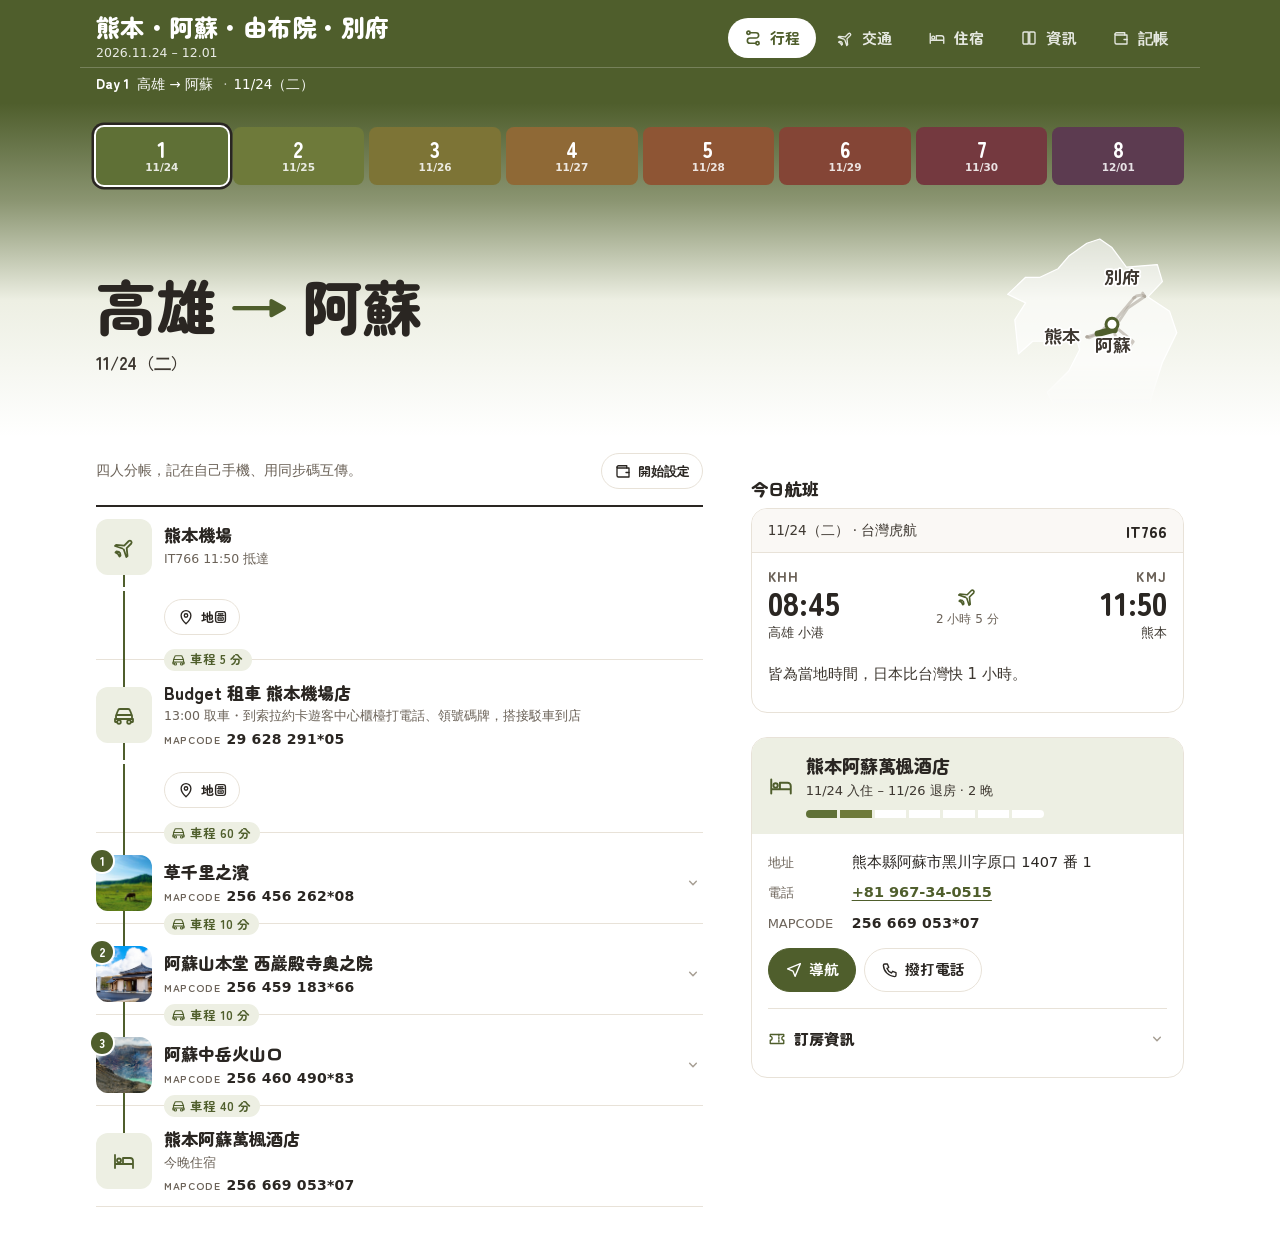
<file: index.html>
<!doctype html>
<html lang="zh-Hant-TW">
<head>
<meta charset="utf-8">
<meta name="viewport" content="width=device-width, initial-scale=1, viewport-fit=cover">
<title>熊本・阿蘇・由布院・別府 2026.11</title>
<meta name="apple-mobile-web-app-title" content="熊本之旅">
<meta name="description" content="2026/11/24–12/01 九州自駕八日行程：熊本、阿蘇、高千穗、湯布院、別府。">
<meta name="theme-color" content="#4F5E2C">
<link rel="manifest" href="manifest.webmanifest">
<link rel="icon" href="icon-180.png" type="image/png">
<link rel="apple-touch-icon" href="icon-180.png">
<link rel="preload" href="fonts/zenmaru-900.woff" as="font" type="font/woff" crossorigin>
<link rel="stylesheet" href="css/style.css">
</head>
<body>

<svg width="0" height="0" style="position:absolute" aria-hidden="true">
  <defs>
    <symbol id="i-plane" viewBox="0 0 24 24"><path d="M10.5 13.5 3 11l1.2-1.2 8 .8 4.6-4.6a1.8 1.8 0 0 1 2.5 2.5l-4.6 4.6.8 8L14.3 22l-2.5-7.5"/><path d="M7 17l-2.5-.5L3.5 17.5 6 19l1.5 2.5 1-1L8 18"/></symbol>
    <symbol id="i-car" viewBox="0 0 24 24"><path d="M4 16v-3.5L6 7.5A2 2 0 0 1 7.9 6h8.2A2 2 0 0 1 18 7.5l2 5V16"/><path d="M3 16h18v2.5a.5.5 0 0 1-.5.5H19M5 19H3.5a.5.5 0 0 1-.5-.5V16"/><circle cx="7" cy="19" r="1.8"/><circle cx="17" cy="19" r="1.8"/><path d="M5 12h14"/></symbol>
    <symbol id="i-walk" viewBox="0 0 24 24"><circle cx="13" cy="4.5" r="1.8"/><path d="m9 21 2.5-6.5L14 17v4"/><path d="M11.5 14.5 12.5 9l-3 1.5L8 13.5"/><path d="m12.5 9 2 3 3 1"/></symbol>
    <symbol id="i-bed" viewBox="0 0 24 24"><path d="M3 6v13M3 15h18v4M21 15v-3a3 3 0 0 0-3-3h-7v6"/><circle cx="7" cy="11.5" r="2"/></symbol>
    <symbol id="i-phone" viewBox="0 0 24 24"><path d="M5 4h3.5l1.8 4.5-2.3 1.4a11 11 0 0 0 6.1 6.1l1.4-2.3 4.5 1.8V19a1.8 1.8 0 0 1-1.8 1.8A16 16 0 0 1 3.2 5.8 1.8 1.8 0 0 1 5 4"/></symbol>
    <symbol id="i-pin" viewBox="0 0 24 24"><path d="M12 21s-6.5-6-6.5-11a6.5 6.5 0 0 1 13 0c0 5-6.5 11-6.5 11z"/><circle cx="12" cy="10" r="2.3"/></symbol>
    <symbol id="i-nav" viewBox="0 0 24 24"><path d="M20.5 3.5 3.5 10.6l7.1 2.8 2.8 7.1z"/></symbol>
    <symbol id="i-route" viewBox="0 0 24 24"><circle cx="6" cy="5" r="2.2"/><circle cx="18" cy="19" r="2.2"/><path d="M8.2 5H16a3.5 3.5 0 0 1 0 7H8a3.5 3.5 0 0 0 0 7h7.8"/></symbol>
    <symbol id="i-ticket" viewBox="0 0 24 24"><path d="M3 8.5V6h18v2.5a2.5 2.5 0 0 0 0 5V18H3v-4.5a2.5 2.5 0 0 0 0-5z"/><path d="M14.5 6v12" stroke-dasharray="2 2"/></symbol>
    <symbol id="i-book" viewBox="0 0 24 24"><path d="M4 5.5A1.5 1.5 0 0 1 5.5 4H11v16H5.5A1.5 1.5 0 0 1 4 18.5zM20 5.5A1.5 1.5 0 0 0 18.5 4H13v16h5.5a1.5 1.5 0 0 0 1.5-1.5z"/></symbol>
    <symbol id="i-chev" viewBox="0 0 24 24"><path d="m8 10 4 4 4-4"/></symbol>
    <symbol id="i-check" viewBox="0 0 24 24"><path d="m5 12.5 4.5 4.5L19 7.5"/></symbol>
    <symbol id="i-wallet" viewBox="0 0 24 24"><path d="M4 7a2 2 0 0 1 2-2h11v3"/><path d="M4 7v11a2 2 0 0 0 2 2h14V8H6a2 2 0 0 1-2-1"/><path d="M16 14h4"/></symbol>
    <symbol id="i-plus" viewBox="0 0 24 24"><path d="M12 5v14M5 12h14"/></symbol>
    <symbol id="i-share" viewBox="0 0 24 24"><path d="M12 15V4M8 8l4-4 4 4"/><path d="M5 12v7.5h14V12"/></symbol>
    <symbol id="i-offline" viewBox="0 0 24 24"><path d="M3 3l18 18M8.5 16.5a5 5 0 0 1 7 0M5 13a10 10 0 0 1 4.2-2.4M12 8.5a13 13 0 0 1 9 3.5M2 9.5a15 15 0 0 1 3.3-2.2"/><circle cx="12" cy="20" r=".6"/></symbol>
  </defs>
</svg>

<a class="skip" href="#main">跳到主要內容</a>

<header class="mast">
  <div class="mast__inner">
    <div class="mast__title">
      <h1 class="mast__name">熊本・阿蘇・由布院・別府</h1>
      <p class="mast__dates num">2026.11.24 – 12.01</p>
    </div>
    <nav class="tabs" aria-label="主要分頁">
      <a class="tabs__item" href="#trip" data-tab="trip"><svg class="ic"><use href="#i-route"/></svg><span>行程</span></a>
      <a class="tabs__item" href="#transport" data-tab="transport"><svg class="ic"><use href="#i-plane"/></svg><span>交通</span></a>
      <a class="tabs__item" href="#stay" data-tab="stay"><svg class="ic"><use href="#i-bed"/></svg><span>住宿</span></a>
      <a class="tabs__item" href="#info" data-tab="info"><svg class="ic"><use href="#i-book"/></svg><span>資訊</span></a>
      <a class="tabs__item" href="#ledger" data-tab="ledger"><svg class="ic"><use href="#i-wallet"/></svg><span>記帳</span></a>
    </nav>
  </div>
  <div class="guide" aria-live="polite">
    <div class="guide__inner">
      <p class="guide__words" id="guide"></p>
      <p class="guide__net" id="net" hidden><svg class="ic"><use href="#i-offline"/></svg><span id="net-text">離線中</span></p>
    </div>
  </div>
</header>

<main id="main">
  <section class="view" id="view-trip" data-view="trip" aria-label="行程"></section>
  <section class="view" id="view-transport" data-view="transport" aria-label="交通" hidden></section>
  <section class="view" id="view-stay" data-view="stay" aria-label="住宿" hidden></section>
  <section class="view" id="view-info" data-view="info" aria-label="資訊" hidden></section>
  <section class="view" id="view-ledger" data-view="ledger" aria-label="記帳" hidden></section>
</main>

<footer class="foot">
  <p id="sw-status"></p>
</footer>

<script src="js/data.js"></script>
<script src="js/app.js"></script>
</body>
</html>
</file>
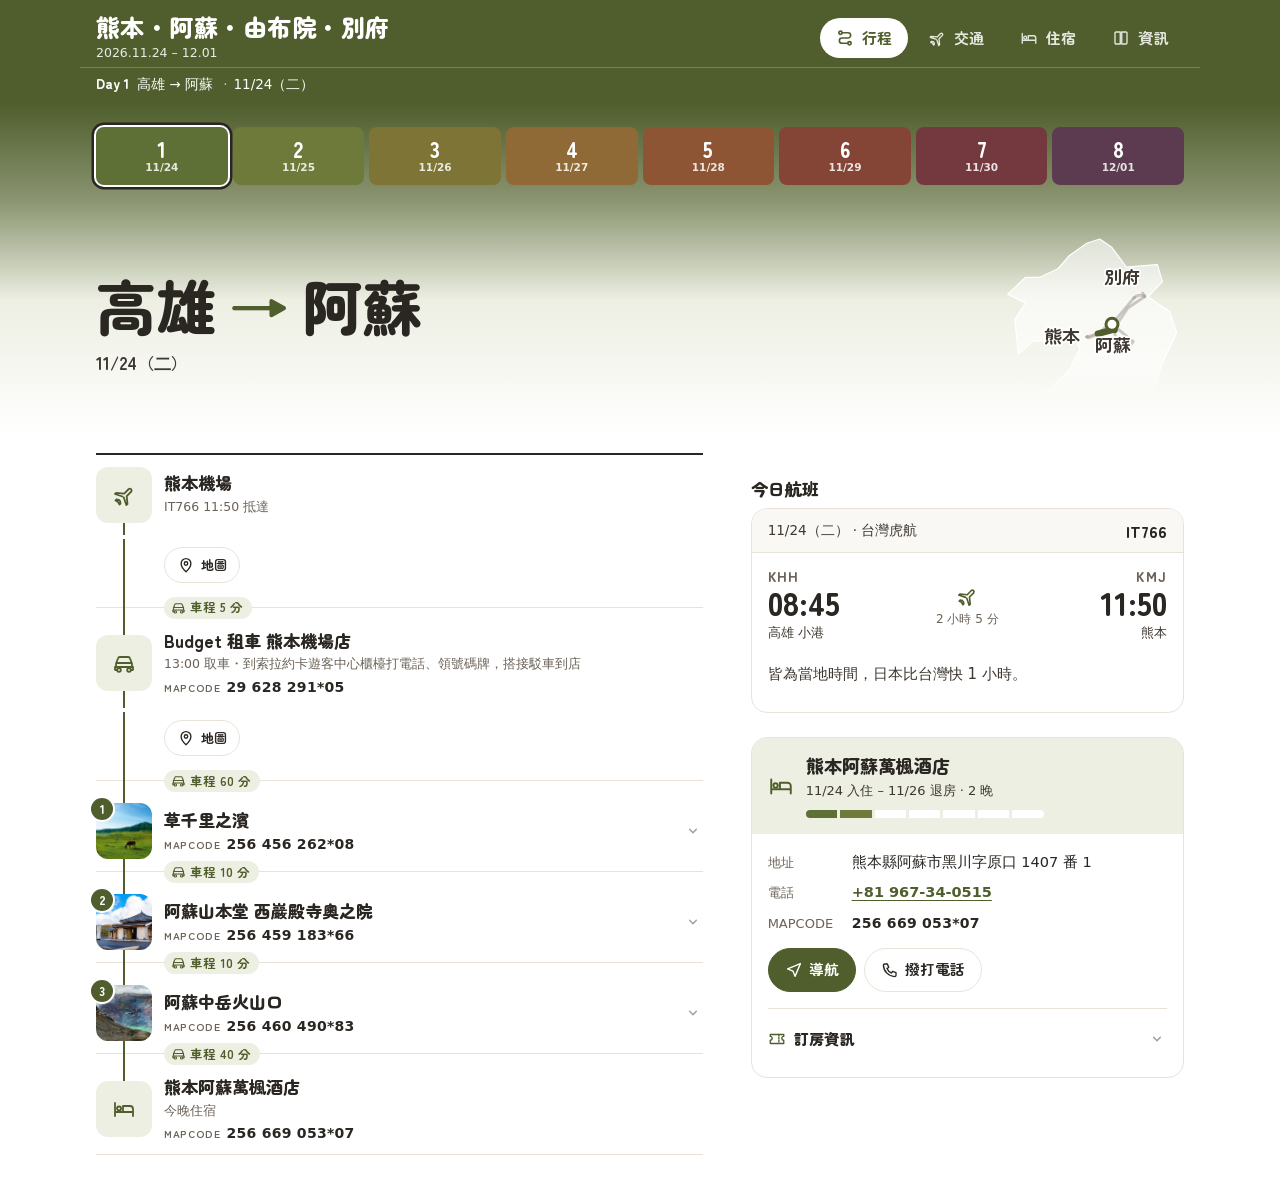
<file: lite.html>
<!doctype html>
<html lang="zh-Hant-TW" data-mode="lite">
<head>
<meta charset="utf-8">
<meta name="viewport" content="width=device-width, initial-scale=1, viewport-fit=cover">
<title>熊本・阿蘇・由布院・別府 2026.11</title>
<meta name="apple-mobile-web-app-title" content="熊本之旅">
<meta name="description" content="2026/11/24–12/01 九州自駕八日行程：熊本、阿蘇、高千穗、湯布院、別府。">
<meta name="theme-color" content="#4F5E2C">
<link rel="manifest" href="manifest-lite.webmanifest">
<link rel="icon" href="icon-180.png" type="image/png">
<link rel="apple-touch-icon" href="icon-180.png">
<link rel="preload" href="fonts/zenmaru-900.woff" as="font" type="font/woff" crossorigin>
<link rel="stylesheet" href="css/style.css">
</head>
<body>

<svg width="0" height="0" style="position:absolute" aria-hidden="true">
  <defs>
    <symbol id="i-plane" viewBox="0 0 24 24"><path d="M10.5 13.5 3 11l1.2-1.2 8 .8 4.6-4.6a1.8 1.8 0 0 1 2.5 2.5l-4.6 4.6.8 8L14.3 22l-2.5-7.5"/><path d="M7 17l-2.5-.5L3.5 17.5 6 19l1.5 2.5 1-1L8 18"/></symbol>
    <symbol id="i-car" viewBox="0 0 24 24"><path d="M4 16v-3.5L6 7.5A2 2 0 0 1 7.9 6h8.2A2 2 0 0 1 18 7.5l2 5V16"/><path d="M3 16h18v2.5a.5.5 0 0 1-.5.5H19M5 19H3.5a.5.5 0 0 1-.5-.5V16"/><circle cx="7" cy="19" r="1.8"/><circle cx="17" cy="19" r="1.8"/><path d="M5 12h14"/></symbol>
    <symbol id="i-walk" viewBox="0 0 24 24"><circle cx="13" cy="4.5" r="1.8"/><path d="m9 21 2.5-6.5L14 17v4"/><path d="M11.5 14.5 12.5 9l-3 1.5L8 13.5"/><path d="m12.5 9 2 3 3 1"/></symbol>
    <symbol id="i-bed" viewBox="0 0 24 24"><path d="M3 6v13M3 15h18v4M21 15v-3a3 3 0 0 0-3-3h-7v6"/><circle cx="7" cy="11.5" r="2"/></symbol>
    <symbol id="i-phone" viewBox="0 0 24 24"><path d="M5 4h3.5l1.8 4.5-2.3 1.4a11 11 0 0 0 6.1 6.1l1.4-2.3 4.5 1.8V19a1.8 1.8 0 0 1-1.8 1.8A16 16 0 0 1 3.2 5.8 1.8 1.8 0 0 1 5 4"/></symbol>
    <symbol id="i-pin" viewBox="0 0 24 24"><path d="M12 21s-6.5-6-6.5-11a6.5 6.5 0 0 1 13 0c0 5-6.5 11-6.5 11z"/><circle cx="12" cy="10" r="2.3"/></symbol>
    <symbol id="i-nav" viewBox="0 0 24 24"><path d="M20.5 3.5 3.5 10.6l7.1 2.8 2.8 7.1z"/></symbol>
    <symbol id="i-route" viewBox="0 0 24 24"><circle cx="6" cy="5" r="2.2"/><circle cx="18" cy="19" r="2.2"/><path d="M8.2 5H16a3.5 3.5 0 0 1 0 7H8a3.5 3.5 0 0 0 0 7h7.8"/></symbol>
    <symbol id="i-ticket" viewBox="0 0 24 24"><path d="M3 8.5V6h18v2.5a2.5 2.5 0 0 0 0 5V18H3v-4.5a2.5 2.5 0 0 0 0-5z"/><path d="M14.5 6v12" stroke-dasharray="2 2"/></symbol>
    <symbol id="i-book" viewBox="0 0 24 24"><path d="M4 5.5A1.5 1.5 0 0 1 5.5 4H11v16H5.5A1.5 1.5 0 0 1 4 18.5zM20 5.5A1.5 1.5 0 0 0 18.5 4H13v16h5.5a1.5 1.5 0 0 0 1.5-1.5z"/></symbol>
    <symbol id="i-chev" viewBox="0 0 24 24"><path d="m8 10 4 4 4-4"/></symbol>
    <symbol id="i-check" viewBox="0 0 24 24"><path d="m5 12.5 4.5 4.5L19 7.5"/></symbol>
    <symbol id="i-offline" viewBox="0 0 24 24"><path d="M3 3l18 18M8.5 16.5a5 5 0 0 1 7 0M5 13a10 10 0 0 1 4.2-2.4M12 8.5a13 13 0 0 1 9 3.5M2 9.5a15 15 0 0 1 3.3-2.2"/><circle cx="12" cy="20" r=".6"/></symbol>
  </defs>
</svg>

<a class="skip" href="#main">跳到主要內容</a>

<header class="mast">
  <div class="mast__inner">
    <div class="mast__title">
      <h1 class="mast__name">熊本・阿蘇・由布院・別府</h1>
      <p class="mast__dates num">2026.11.24 – 12.01</p>
    </div>
    <nav class="tabs" aria-label="主要分頁">
      <a class="tabs__item" href="#trip" data-tab="trip"><svg class="ic"><use href="#i-route"/></svg><span>行程</span></a>
      <a class="tabs__item" href="#transport" data-tab="transport"><svg class="ic"><use href="#i-plane"/></svg><span>交通</span></a>
      <a class="tabs__item" href="#stay" data-tab="stay"><svg class="ic"><use href="#i-bed"/></svg><span>住宿</span></a>
      <a class="tabs__item" href="#info" data-tab="info"><svg class="ic"><use href="#i-book"/></svg><span>資訊</span></a>
    </nav>
  </div>
  <div class="guide" aria-live="polite">
    <div class="guide__inner">
      <p class="guide__words" id="guide"></p>
      <p class="guide__net" id="net" hidden><svg class="ic"><use href="#i-offline"/></svg><span id="net-text">離線中</span></p>
    </div>
  </div>
</header>

<main id="main">
  <section class="view" id="view-trip" data-view="trip" aria-label="行程"></section>
  <section class="view" id="view-transport" data-view="transport" aria-label="交通" hidden></section>
  <section class="view" id="view-stay" data-view="stay" aria-label="住宿" hidden></section>
  <section class="view" id="view-info" data-view="info" aria-label="資訊" hidden></section>
  <section class="view" id="view-ledger" data-view="ledger" aria-label="記帳" hidden></section>
</main>

<footer class="foot">
  <p id="sw-status"></p>
</footer>

<script src="js/data.js"></script>
<script src="js/app.js"></script>
</body>
</html>
</file>
<file: css/style.css>
@font-face {
  font-family: "Zen Maru";
  src: url("../fonts/zenmaru-900.woff") format("woff");
  font-weight: 900;
  font-display: swap;
}
@font-face {
  font-family: "Zen Maru";
  src: url("../fonts/zenmaru-700.woff") format("woff");
  font-weight: 700;
  font-display: swap;
}

/* 圓體沒有的五個繁體字（嗎奶灶糕糰）由同字重的黑體補上 */
@font-face { font-family: "Zen Maru"; src: url("../fonts/fill-900.woff2") format("woff2"); font-weight: 900; unicode-range: U+55CE, U+5976, U+7076, U+7CD5, U+7CF0; font-display: swap; }
@font-face { font-family: "Zen Maru"; src: url("../fonts/fill-700.woff2") format("woff2"); font-weight: 700; unicode-range: U+55CE, U+5976, U+7076, U+7CD5, U+7CF0; font-display: swap; }

/* 註冊成顏色，換日時 --day 本身就能平滑過渡，漸層也跟著一起轉色 */
@property --day { syntax: "<color>"; inherits: true; initial-value: #4F5E2C; }
@property --day-soft { syntax: "<color>"; inherits: true; initial-value: #EDEFE3; }

:root {
  color-scheme: light;
  transition: --day .6s var(--ease), --day-soft .6s var(--ease);
  /* 暖灰階：所有中性色都從這一組來 */
  --white: #FFFFFF;
  --g-50: #FAF8F5;
  --g-100: #F3EFEA;
  --g-200: #E8E2D8;
  --g-400: #A79F94;
  --g-600: #6B6258;
  --g-800: #3E3831;
  --ink: #2A2622;

  /* 選中日的秋色（由 JS 依日期換上） */
  --day: #4F5E2C;
  --day-chip: #5F7036;
  --day-soft: #EDEFE3;

  --round: "Zen Maru", "Noto Sans TC", "PingFang TC", "Microsoft JhengHei", system-ui, sans-serif;
  --body: "Noto Sans TC", "PingFang TC", "Hiragino Sans", "Microsoft JhengHei", system-ui, sans-serif;

  --s1: 4px; --s2: 8px; --s3: 12px; --s4: 16px; --s5: 24px; --s6: 32px; --s7: 48px;
  --gutter: 16px;
  --max: 1120px;
  --tabbar: 62px;
  --r-sm: 8px; --r-md: 12px; --r-lg: 16px;
  --ease: cubic-bezier(.16, 1, .3, 1);
}

*, *::before, *::after { box-sizing: border-box; }
html { overflow-x: clip; -webkit-text-size-adjust: 100%; scroll-padding-top: 120px; scrollbar-color: var(--g-400) var(--g-100); }
body {
  margin: 0;
  background: var(--white);
  color: var(--ink);
  font: 400 16px/1.7 var(--body);
  caret-color: var(--day);
  padding-bottom: calc(var(--tabbar) + env(safe-area-inset-bottom));
}
::selection { background: var(--day-soft); color: var(--ink); }
img { display: block; max-width: 100%; height: auto; }
a { color: var(--day); text-underline-offset: .2em; text-decoration-thickness: 1px; }
:focus-visible { outline: 3px solid var(--ink); outline-offset: 2px; border-radius: 6px; }
p { max-width: 68ch; }
.num { font-variant-numeric: tabular-nums; }
.sr { position: absolute; width: 1px; height: 1px; overflow: hidden; clip: rect(0 0 0 0); white-space: nowrap; }
.ic { width: 20px; height: 20px; fill: none; stroke: currentColor; stroke-width: 1.8; stroke-linecap: round; stroke-linejoin: round; flex: none; }
.chev { width: 20px; height: 20px; color: var(--g-400); transition: transform .3s var(--ease); }
details[open] > summary .chev { transform: rotate(180deg); }
summary { list-style: none; cursor: pointer; }
summary::-webkit-details-marker { display: none; }

.skip { position: absolute; left: -999px; top: 8px; background: var(--ink); color: var(--white); padding: 8px 12px; z-index: 50; border-radius: var(--r-sm); }
.skip:focus { left: 8px; }

/* ── 頁首：整塊鋪上當日秋色 ─────────────── */
.mast { background: var(--day); color: var(--white); position: sticky; top: 0; z-index: 20; }
.mast__inner { max-width: var(--max); margin: 0 auto; padding: var(--s3) var(--gutter) var(--s1); display: flex; align-items: center; gap: var(--s5); }
.mast__title { min-width: 0; }
.mast__name { font: 900 clamp(19px, 5vw, 24px)/1.25 var(--round); margin: 0; letter-spacing: .02em; }
.mast__dates { margin: 0; font-size: 12.5px; opacity: .88; }

.guide { color: var(--white); }
.guide__inner { max-width: var(--max); margin: 0 auto; padding: 0 var(--gutter) var(--s2); min-height: 30px; display: flex; align-items: center; gap: var(--s3); border-top: 1px solid rgba(255,255,255,.22); padding-top: 6px; }
.guide__words { margin: 0; max-width: none; font-size: 13.5px; line-height: 1.5; flex: 1; min-width: 0; }
.guide__words b { font: 900 13.5px/1 var(--round); margin-right: 8px; }
.guide__words .sep { opacity: .65; margin: 0 6px; }
.guide__words .u { white-space: nowrap; }
.guide__net { margin: 0; display: flex; align-items: center; gap: 4px; font-size: 12.5px; font-weight: 700; background: rgba(0,0,0,.28); padding: 2px 8px; border-radius: 99px; }
.guide__net .ic { width: 15px; height: 15px; }

/* 分頁：手機在底部，寬螢幕在頁首 */
.tabs { position: fixed; left: 0; right: 0; bottom: 0; z-index: 30; display: grid; grid-auto-flow: column; grid-auto-columns: 1fr;
  background: var(--white); border-top: 1px solid var(--g-200); padding-bottom: env(safe-area-inset-bottom); }
.tabs__item { display: flex; flex-direction: column; align-items: center; justify-content: center; gap: 2px; height: var(--tabbar);
  color: var(--g-600); text-decoration: none; font: 700 12px/1.2 var(--round); }
.tabs__item .ic { width: 24px; height: 24px; }
.tabs__item[aria-current="page"] { color: var(--day); }
.tabs__item[aria-current="page"] .ic { stroke-width: 2.2; }

@media (min-width: 860px) {
  body { padding-bottom: 0; }
  .tabs { position: static; margin-left: auto; display: flex; gap: var(--s1); background: none; border: 0; padding: 0; }
  .tabs__item { flex-direction: row; height: 40px; padding: 0 var(--s4); color: var(--white); font-size: 15px; gap: var(--s2); border-radius: 99px; opacity: .85; }
  .tabs__item .ic { width: 18px; height: 18px; }
  .tabs__item:hover { opacity: 1; background: rgba(255,255,255,.14); }
  .tabs__item[aria-current="page"] { color: var(--day); background: var(--white); opacity: 1; }
}

main { max-width: var(--max); margin: 0 auto; padding: 0 var(--gutter); }
.view { padding: var(--s4) 0 var(--s7); }
[hidden] { display: none !important; }

.h-sec { font: 900 22px/1.3 var(--round); margin: var(--s7) 0 var(--s4); padding-bottom: var(--s2); border-bottom: 2px solid var(--ink); }
.h-sec:first-child { margin-top: var(--s3); }
.h-sub { font: 900 17px/1.4 var(--round); margin: 0 0 var(--s2); }

/* ── 色階日期鈕 ─────────────────────────── */
/* 日期鈕與當日標題共用一條由濃到淡的當日色漸層：從頁首的深色接下來，最後淡回白底。
   兩段左右都延伸到視窗邊緣，內容仍對齊 main 的欄寬；--mid 是兩段的交接色 */
#view-trip { padding-top: 0; --mid: color-mix(in srgb, var(--day) 62%, var(--day-soft)); }
.days { display: grid; grid-template-columns: repeat(8, minmax(0, 1fr)); gap: 5px;
  margin: 0 calc(50% - 50vw); padding: var(--s4) calc(50vw - 50%) var(--s3);
  background: linear-gradient(var(--day), var(--mid)); }
.days__btn { appearance: none; border: 0; background: var(--c); color: var(--ci); cursor: pointer; border-radius: var(--r-sm);
  min-height: 58px; padding: 6px 0 5px; display: flex; flex-direction: column; align-items: center; justify-content: center; gap: 1px; font: inherit; position: relative;
  transition: transform .25s var(--ease), box-shadow .25s var(--ease); }
.days__n { font: 900 21px/1 var(--round); }
.days__d { font-size: 10.5px; line-height: 1.2; font-weight: 700; opacity: .85; }
.days__btn:hover { transform: translateY(-2px); }
.days__btn[aria-selected="true"] { box-shadow: 0 0 0 2px var(--white), 0 0 0 4.5px var(--ink); }
.days__btn.is-today::after { content: "今天"; position: absolute; top: -7px; left: 50%; transform: translateX(-50%); font: 700 10px/1 var(--body); padding: 3px 5px; background: var(--ink); color: var(--white); border-radius: 99px; white-space: nowrap; }

/* ── 當日標題＋小地圖：接在日期鈕下方，漸層在這裡淡回白底 ── */
.dayhead { margin: 0 calc(50% - 50vw) var(--s4); padding: var(--s6) calc(50vw - 50%) var(--s5);
  background: linear-gradient(var(--mid), var(--day-soft) 42%, var(--white));
  display: grid; grid-template-columns: minmax(0, 1fr) 120px; gap: var(--s3); align-items: center; }
.dayhead__route { font: 900 clamp(32px, 9.6vw, 60px)/1.15 var(--round); margin: 0; letter-spacing: .01em; text-wrap: balance; }
.dayhead__route .pl { white-space: nowrap; }
.dayhead__route .arr { color: var(--day); margin: 0 .2em; font-weight: 700; }
.dayhead__meta { margin: var(--s2) 0 0; color: var(--g-800); font: 700 clamp(14px, 1.6vw, 17px)/1.4 var(--round); }

.minimap { width: 120px; height: auto; display: block; -webkit-mask-image: linear-gradient(to bottom, #000 72%, transparent); mask-image: linear-gradient(to bottom, #000 72%, transparent); }
/* 陸地用半透明白，在漸層上仍看得出輪廓；其他天的路段淡淡帶過，今天的路線是唯一的實線 */
.minimap__land { fill: rgba(255,255,255,.6); stroke: var(--white); stroke-width: 1; stroke-linejoin: round; }
.minimap__seg { fill: none; stroke: var(--g-400); stroke-width: 2.4; stroke-linecap: round; stroke-linejoin: round; opacity: .55; }
.minimap__seg.is-on { stroke: var(--day); stroke-width: 5.5; opacity: 1; }
.minimap__end { fill: var(--white); stroke: var(--day); stroke-width: 2.5; }
.minimap__labels { font: 700 15px var(--round); fill: var(--g-800); paint-order: stroke; stroke: var(--white); stroke-width: 3px; stroke-linejoin: round; }

@media (min-width: 600px) {
  .dayhead { grid-template-columns: minmax(0, 1fr) 170px; padding-block: var(--s7) var(--s6); }
  .minimap { width: 170px; }
}
@media (min-width: 960px) {
  .dayhead { grid-template-columns: minmax(0, 1fr) 180px; padding-block: var(--s6) var(--s5); }
  .days { padding-top: var(--s5); padding-bottom: var(--s4); }
  .dayhead__meta { margin-top: var(--s3); }
  .minimap { width: 180px; }
}

.daygrid { display: grid; grid-template-columns: minmax(0, 1fr); gap: var(--s6); }
@media (min-width: 960px) {
  .daygrid { grid-template-columns: minmax(0, 1.4fr) minmax(0, 1fr); gap: var(--s7); align-items: start; }
  .daygrid__aside { position: sticky; top: 112px; }
}

/* ── 景點清單 ───────────────────────────── */
.stops { list-style: none; margin: 0; padding: 0; border-top: 2px solid var(--ink); }
.stop { border-bottom: 1px solid var(--g-200); }
.stop { position: relative; }
.stop__head { position: relative; display: grid; grid-template-columns: 56px minmax(0, 1fr) auto; gap: var(--s3); align-items: center; padding: var(--s3) 0; min-height: 76px; }
.stop--leg .stop__head { padding-top: 22px; }
/* 路線脊線：一條日色直線穿過每一站的照片，把整天串成一條路 */
.stop__head::before, .actions--stop::before { content: ""; position: absolute; left: 27px; width: 2px; background: var(--day); }
.stop__head::before { top: 0; bottom: -1px; }
.stop:first-child .stop__head::before { top: 50%; }
.stop:last-child .stop__head::before { bottom: 50%; }
.stop:has(.actions--stop) .stop__head::before { bottom: 0; }
.actions--stop { position: relative; }
.actions--stop::before { left: calc(27px - 56px - var(--s3)); top: calc(var(--s2) * -1); bottom: calc(var(--s5) * -1 - 1px); }
.stop:last-child .actions--stop::before { display: none; }
/* 抵達這一站前的車程：掛在兩站交界、與景點名同一條對齊線 */
.stop__leg { position: absolute; z-index: 2; top: -11px; left: calc(56px + var(--s3)); display: inline-flex; align-items: center; gap: 4px; height: 22px; padding: 0 9px 0 7px;
  border-radius: 99px; background: var(--day-soft); color: var(--day); font: 700 12.5px/1 var(--round); white-space: nowrap; }
.stop__leg .ic { width: 15px; height: 15px; }
.stop__img { position: relative; z-index: 1; width: 56px; height: 56px; }
.stop__img img { width: 56px; height: 56px; object-fit: cover; border-radius: var(--r-md); }
.stop__img--icon { display: grid; place-items: center; border-radius: var(--r-md); background: var(--day-soft); color: var(--day); }
.stop__img--icon .ic { width: 24px; height: 24px; }
.stop__n { position: absolute; left: -5px; top: -5px; min-width: 22px; height: 22px; border-radius: 99px; background: var(--day); color: var(--white);
  font: 900 12px/22px var(--round); text-align: center; box-shadow: 0 0 0 2px var(--white); }
.stop__title { min-width: 0; }
.stop__name { display: block; font: 900 17px/1.35 var(--round); }
.stop__role { display: block; font-size: 12.5px; color: var(--g-600); margin-top: 1px; }
summary.stop__head:hover .stop__name { color: var(--day); }
/* 車用導航 MAPCODE：不用展開就看得到，數字等寬好對照輸入 */
.mc { display: flex; flex-wrap: wrap; align-items: baseline; column-gap: 6px; margin-top: 3px; line-height: 1.3; }
.mc__k { font: 700 10.5px/1.5 var(--round); letter-spacing: .06em; color: var(--g-600); }
.mc__v { font: 700 14px/1.3 var(--body); color: var(--ink); letter-spacing: .02em; white-space: nowrap; user-select: all; }
.subs .mc { margin-top: 4px; }
.actions--stop { margin: calc(var(--s2) * -1) 0 var(--s5) calc(56px + var(--s3)); }

.stop__detail { padding: 0 0 var(--s5); }
.stop__detail p { margin: 0 0 var(--s3); color: var(--g-800); font-size: 15.5px; line-height: 1.85; }
.photo { margin: 0 0 var(--s4); }
.photo img { width: 100%; max-height: 360px; object-fit: cover; border-radius: var(--r-lg); }
.pair { display: grid; grid-template-columns: 1fr 1fr; gap: var(--s2); margin: 0 0 var(--s4); }
.pair img { width: 100%; aspect-ratio: 4/3; object-fit: cover; border-radius: var(--r-md); }

.subs { list-style: none; padding: 0; margin: var(--s4) 0 0; display: grid; gap: var(--s4); }
.subs li { display: grid; grid-template-columns: 88px minmax(0, 1fr); column-gap: var(--s3); row-gap: var(--s2); align-items: center; padding: var(--s4); background: var(--g-50); border-radius: var(--r-md); }
.subs img { width: 88px; height: 66px; object-fit: cover; border-radius: var(--r-sm); }
.subs h4 { margin: 0; font: 900 16.5px/1.3 var(--round); display: flex; align-items: center; gap: 8px; }
.subs h4 b { display: inline-grid; place-items: center; width: 22px; height: 22px; border-radius: 99px; background: var(--day-soft); color: var(--day); font-size: 12px; flex: none; }
.subs p, .subs__act { grid-column: 1 / -1; }
.stop__detail .subs p { margin: 0; font-size: 14.5px; line-height: 1.8; }
@media (min-width: 600px) {
  .subs li { grid-template-columns: 120px minmax(0, 1fr); align-items: start; }
  .subs img { width: 120px; height: 90px; grid-row: 1 / span 3; }
  .subs p, .subs__act { grid-column: 2; }
}

.tt { width: 100%; border-collapse: collapse; font-size: 14.5px; margin: var(--s3) 0 var(--s4); }
.tt caption { text-align: left; font: 900 16px/1.4 var(--round); padding-bottom: var(--s2); }
.tt th { text-align: left; font-weight: 700; font-size: 12.5px; color: var(--g-600); padding: 6px 8px 6px 0; border-bottom: 2px solid var(--ink); }
.tt td { padding: 8px 8px 8px 0; border-bottom: 1px solid var(--g-200); vertical-align: top; color: var(--g-800); }
.tt td:first-child { color: var(--ink); font-weight: 700; white-space: nowrap; }

/* ── 按鈕 ───────────────────────────────── */
.actions { display: flex; flex-wrap: wrap; gap: var(--s2); margin-top: var(--s3); }
.btn { display: inline-flex; align-items: center; gap: 6px; min-height: 44px; padding: 0 16px; border-radius: 99px; text-decoration: none; font: 700 14.5px/1 var(--round);
  border: 1.5px solid var(--g-200); color: var(--ink); background: var(--white); cursor: pointer; transition: background-color .2s, border-color .2s, color .2s; }
.btn .ic { width: 18px; height: 18px; }
.btn:hover { border-color: var(--ink); }
.btn--day { background: var(--day); border-color: var(--day); color: var(--white); }
.btn--day:hover { background: var(--ink); border-color: var(--ink); }
.btn--sm { min-height: 36px; padding: 0 12px; font-size: 13px; }
.btn--quiet { color: var(--g-600); }

/* ── 住宿卡 ─────────────────────────────── */
.lodge { border: 1px solid var(--g-200); border-radius: var(--r-lg); background: var(--white); overflow: hidden; }
.lodge__head { display: flex; align-items: center; gap: var(--s3); padding: var(--s4); background: var(--day-soft); }
.lodge__head > .ic { width: 26px; height: 26px; color: var(--day); }
.lodge .lodge__name { font: 900 18px/1.3 var(--round); margin: 0; }
.lodge .lodge__nights { margin: 2px 0 0; font-size: 13px; color: var(--g-800); }
.lodge__head > div { flex: 1; min-width: 0; }
/* 住哪幾晚：全程 7 晚一條色階，住的那幾晚填上當天的日色，跟日期鈕同一條色階 */
.nights { display: grid; grid-template-columns: repeat(7, minmax(0, 1fr)); gap: 3px; max-width: 238px; height: 8px; margin-top: var(--s2); }
.nights i { background: var(--c, var(--white)); }
.nights i:first-child { border-radius: 99px 0 0 99px; }
.nights i:last-child { border-radius: 0 99px 99px 0; }
.lodge__body { padding: var(--s4); }
.lodge__desc { color: var(--g-800); font-size: 14.5px; line-height: 1.8; margin: var(--s4) 0 0; }
.facts { margin: 0; display: grid; gap: 6px; font-size: 14.5px; }
.facts__row { display: grid; grid-template-columns: 72px minmax(0, 1fr); gap: var(--s3); align-items: baseline; }
.facts dt { color: var(--g-600); font-size: 13px; }
.facts dd { margin: 0; overflow-wrap: anywhere; }
.facts a { font-weight: 700; }
.facts--grid { gap: 8px var(--s5); }
@media (min-width: 520px) { .facts--grid { grid-template-columns: 1fr 1fr; } }
.facts__row--wide { grid-column: 1 / -1; }
/* 備註輸入框；字級 16px 避免 iOS 點下去時自動放大 */
.note { display: block; width: 100%; min-height: 64px; padding: 8px 10px; resize: vertical; font: 400 16px/1.6 var(--body); color: var(--ink);
  background: var(--g-50); border: 1.5px dashed var(--g-400); border-radius: var(--r-sm); transition: border-color .2s, background-color .2s; }
.note::placeholder { color: var(--g-600); }
.note:hover { border-color: var(--g-600); }
.note:focus { outline: none; border-style: solid; border-color: var(--day); background: var(--white); }
.note__saved { display: block; min-height: 1.5em; margin-top: 2px; font-size: 12.5px; line-height: 1.5; color: var(--g-600); opacity: 0; transition: opacity .5s var(--ease); }
.note__saved.is-on { opacity: 1; transition-duration: .15s; }
.todo { display: inline-block; padding: 0 10px; border: 1.5px dashed var(--g-400); border-radius: 99px; color: var(--g-600); font-size: 12px; line-height: 1.75; font-weight: 700; }
.slot { margin-top: var(--s4); border-top: 1px solid var(--g-200); padding-top: var(--s2); }
.slot > summary { display: flex; align-items: center; gap: var(--s2); min-height: 44px; font: 900 15px/1.3 var(--round); }
.slot > summary .ic:first-child { width: 18px; height: 18px; color: var(--day); }
.slot > summary .chev { margin-left: auto; }
.slot .facts { padding: var(--s2) 0 var(--s1); }

.aside { margin-top: var(--s5); }
.aside + .lodge { margin-top: var(--s5); }
.aside p { color: var(--g-800); font-size: 15px; line-height: 1.85; margin: 0 0 var(--s3); }
.more > summary { display: inline-flex; align-items: center; gap: 4px; min-height: 44px; font: 700 15px/1 var(--round); color: var(--day); }

/* ── 交通 ───────────────────────────────── */
.flights { display: grid; gap: var(--s4); }
@media (min-width: 720px) { .flights { grid-template-columns: 1fr 1fr; } }
.flight { border: 1px solid var(--g-200); border-radius: var(--r-lg); background: var(--white); overflow: hidden; }
.flight__head { display: flex; justify-content: space-between; align-items: center; padding: 10px var(--s4); background: var(--g-50); border-bottom: 1px solid var(--g-200); font-size: 13.5px; color: var(--g-800); }
.flight__head b { font: 900 16px/1 var(--round); color: var(--ink); }
.flight__leg { display: grid; grid-template-columns: 1fr auto 1fr; align-items: center; padding: var(--s4); gap: var(--s3); }
.flight__pt { display: grid; gap: 2px; }
.flight__pt--end { text-align: right; }
.flight__code { font: 900 14px/1 var(--round); color: var(--g-600); letter-spacing: .06em; }
.flight__time { font: 900 32px/1.1 var(--round); }
.flight__city { font-size: 13px; color: var(--g-800); }
.flight__mid { color: var(--g-600); display: grid; justify-items: center; gap: 2px; font-size: 12px; }
.flight__mid .ic { width: 22px; height: 22px; color: var(--day); }
.flight__note { padding: 0 var(--s4) var(--s3); margin: 0; font-size: 12.5px; color: var(--g-600); }
/* 租車卡：沿用航班卡的起訖版型 */
.rent .flight__head a { font-weight: 700; }
.rent__tel { display: inline-flex; align-items: center; gap: 4px; min-height: 32px; }
.rent__tel .ic { width: 15px; height: 15px; }
.rent .flight__code { color: var(--day); }
.rent__date { font-size: 13px; font-weight: 700; color: var(--ink); }
.rent__todo { padding: 8px 0 4px; }
.rent .flight__leg { align-items: start; }
.rent .flight__mid { align-self: start; margin-top: 26px; min-width: 64px; position: relative; }
.rent .flight__mid::before { content: ""; position: absolute; left: 0; right: 0; top: 50%; border-top: 1.5px dashed var(--g-400); }
.rent .flight__mid .ic { position: relative; width: 26px; height: 26px; padding: 0 4px; box-sizing: content-box; background: var(--white); }
.rent__body { padding: var(--s4); border-top: 1px solid var(--g-200); }
@media (min-width: 860px) {
  .rent { display: grid; grid-template-columns: minmax(0, 5fr) minmax(0, 7fr); }
  .rent .flight__head { grid-column: 1 / -1; }
  .rent .flight__leg { padding: var(--s5) var(--s4); align-self: start; }
  .rent__body { border-top: 0; border-left: 1px solid var(--g-200); }
  .rent__body .facts--grid { grid-template-columns: 1fr 1fr; }
}

.panel { border: 1px solid var(--g-200); border-radius: var(--r-lg); background: var(--white); padding: var(--s4); }
.hint { font-size: 13px; color: var(--g-600); margin: var(--s3) 0 0; }

.stays { display: grid; gap: var(--s5); }
@media (min-width: 860px) { .stays { grid-template-columns: 1fr 1fr; align-items: start; } }

/* ── 資訊 ───────────────────────────────── */
.infogrid { display: grid; gap: var(--s4); }
@media (min-width: 720px) { .infogrid { grid-template-columns: repeat(3, minmax(0, 1fr)); } }
.infobox { background: var(--g-50); border-radius: var(--r-lg); padding: var(--s4); }
.infobox h3 { font: 900 17px/1.3 var(--round); margin: 0 0 var(--s2); }
.infobox p { margin: 0 0 var(--s2); color: var(--g-800); font-size: 15px; }
.infobox .facts { margin-top: var(--s2); }
.temp { display: flex; align-items: baseline; gap: var(--s2); flex-wrap: wrap; }
.temp b { font: 900 34px/1 var(--round); color: var(--day); }
/* 氣候：佔滿整列，溫度放大當主角 */
.infobox--lead { grid-column: 1 / -1; padding: var(--s5) var(--s4); }
.infobox--lead .temp { margin-bottom: var(--s3); }
.infobox--lead .temp b { font-size: clamp(48px, 13vw, 72px); letter-spacing: -.01em; }
.infobox--lead .temp b small { font-size: .4em; }
.infobox--lead .temp span { font-size: 14px; }
@media (min-width: 720px) {
  .infobox--lead { display: grid; grid-template-columns: minmax(0, 5fr) minmax(0, 7fr); gap: var(--s6); align-items: center; padding: var(--s6); }
  .infobox--lead .temp { margin-bottom: 0; flex-direction: column; align-items: flex-start; gap: var(--s2); }
  .infobox--lead .infobox__body p:first-child { margin-top: 0; }
}
.temp b small { font: 700 20px/1 var(--body); margin-left: 2px; }
.temp span { color: var(--g-600); font-size: 13px; }

.food { display: grid; gap: var(--s5); }
@media (min-width: 720px) { .food { grid-template-columns: repeat(2, 1fr); } }
@media (min-width: 1040px) { .food { grid-template-columns: repeat(4, 1fr); } }
.food__area { display: flex; align-items: center; gap: var(--s2); font: 900 17px/1.2 var(--round); margin: 0 0 var(--s2); }
.food__area::before { content: ""; width: 14px; height: 14px; border-radius: 4px; background: var(--c); }
.food ul { list-style: none; margin: 0; padding: 0; }
.food li { padding: 10px 0; border-bottom: 1px solid var(--g-200); }
.food li b { display: block; font-size: 15px; }
.food li span { color: var(--g-600); font-size: 13.5px; line-height: 1.65; display: block; }

.check__bar { display: flex; align-items: center; gap: var(--s3); margin: 0 0 var(--s4); font-size: 14px; font-weight: 700; color: var(--g-800); }
.check__count { display: inline-flex; align-items: center; gap: 4px; min-width: 7.5em; white-space: nowrap; }
.check__count .ic { width: 18px; height: 18px; color: var(--day); stroke-width: 2.4; }
.check__count.is-done { font-family: var(--round); color: var(--ink); }
/* 和色色階進度條：8 格各是一天的和色，跟日期按鈕同一條色階 */
.check__meter { flex: 1; max-width: 320px; height: 10px; display: grid; grid-template-columns: repeat(8, 1fr); gap: 3px; }
.check__meter i { background: var(--g-100); overflow: hidden; }
.check__meter i:first-child { border-radius: 99px 0 0 99px; }
.check__meter i:last-child { border-radius: 0 99px 99px 0; }
.check__meter b { display: block; height: 100%; background: var(--c); transform-origin: left; transform: scaleX(0); transition: transform .35s var(--ease); }
.check__done { display: flex; align-items: center; gap: var(--s2); margin: calc(-1 * var(--s2)) 0 var(--s4); padding: 10px 14px; max-width: none;
  background: var(--day-soft); color: var(--day); border-radius: var(--r-md); font: 700 14.5px/1.5 var(--round); }
.check__done .ic { width: 20px; height: 20px; flex: none; }
.check__done .nw { white-space: nowrap; }
.check__groups { display: grid; gap: var(--s5); }
@media (min-width: 720px) { .check__groups { grid-template-columns: 1fr 1fr; } }
.check__group h3 { font: 900 16px/1.3 var(--round); margin: 0 0 var(--s1); }
.check__list { list-style: none; margin: 0; padding: 0; display: grid; grid-template-columns: 1fr 1fr; column-gap: var(--s3); }
.check__list label { display: flex; align-items: center; gap: 10px; min-height: 46px; cursor: pointer; font-size: 15px; border-bottom: 1px solid var(--g-200); }
.check__list input { appearance: none; width: 22px; height: 22px; border: 1.5px solid var(--g-400); border-radius: 7px; display: grid; place-items: center; flex: none; margin: 0; background: var(--white); cursor: pointer; transition: background-color .2s, border-color .2s; }
.check__list input:checked { background: var(--day); border-color: var(--day); }
.check__list input:checked::after { content: ""; width: 11px; height: 6px; border: solid var(--white); border-width: 0 0 2.5px 2.5px; transform: translateY(-2px) rotate(-45deg); }
.check__list input:checked + span { color: var(--g-600); text-decoration: line-through; }
.check__foot { margin-top: var(--s6); padding-top: var(--s4); border-top: 1px dashed var(--g-200); }

/* ── 記帳 ─────────────────────────────── */
.ledsum { background: var(--day-soft); border-radius: var(--r-lg); padding: var(--s5) var(--s4); }
.ledsum__k { margin: 0; font: 900 15px/1.3 var(--round); color: var(--g-800); }
.ledsum__v { margin: 2px 0 0; font: 900 clamp(40px, 11vw, 60px)/1.1 var(--round); color: var(--day); letter-spacing: -.01em; }
.ledsum__t { margin: var(--s1) 0 0; font-size: 14px; color: var(--g-800); }
.ledsum .actions { margin-top: var(--s4); }

.ledbal { display: grid; }
.ledbal__row { display: grid; grid-template-columns: minmax(0, 1fr) auto; gap: 2px var(--s3); align-items: baseline; padding: var(--s3) 0; border-bottom: 1px solid var(--g-200); }
.ledbal__name { font: 900 16px/1.3 var(--round); overflow-wrap: anywhere; }
.ledbal__name small { margin-left: 6px; padding: 0 6px; border-radius: 99px; background: var(--day); color: var(--white); font: 700 11px/1.6 var(--round); vertical-align: 2px; }
.ledbal__d { justify-self: end; padding: 2px 10px; border-radius: 99px; font: 900 16px/1.3 var(--round); text-align: right; color: var(--g-600); background: var(--g-100); }
.ledbal__d.is-get { color: #FFFFFF; background: #2F7A3E; }
.ledbal__d.is-pay { color: #FFFFFF; background: #B8402E; }
.ledbal__sub { grid-column: 1 / -1; font-size: 13px; color: var(--g-600); }
.ledtx { list-style: none; margin: var(--s4) 0 0; padding: var(--s3) var(--s4); background: var(--g-50); border-radius: var(--r-lg); display: grid; gap: var(--s2); }
.ledtx li { display: flex; flex-wrap: wrap; align-items: baseline; gap: 2px 8px; font-size: 15px; }
.ledtx b { font: 900 15px/1.4 var(--round); }
.ledtx span[aria-label] { color: var(--g-600); }
.ledtx .num { margin-left: auto; font-weight: 700; }
.ledtx small { color: var(--g-600); font-size: 12.5px; }
.ledempty { color: var(--g-600); font-size: 14.5px; margin: 0 0 var(--s3); }

.ledday { margin-top: var(--s4); }
.ledday:first-of-type { margin-top: 0; }
.ledday__h { display: flex; align-items: center; gap: var(--s2); margin: 0; padding-bottom: var(--s1); font: 900 15px/1.3 var(--round); }
.ledday__h::before { content: ""; width: 10px; height: 10px; border-radius: 99px; background: var(--c); flex: none; }
.ledday__h .num { margin-left: auto; }
.ledlist { list-style: none; margin: 0; padding: 0; }
.led__item { display: grid; grid-template-columns: auto minmax(0, 1fr) auto; align-items: center; gap: var(--s3); width: 100%; min-height: 56px; padding: var(--s2) 0;
  border: 0; border-bottom: 1px solid var(--g-200); background: none; font: inherit; color: inherit; text-align: left; }
button.led__item { cursor: pointer; }
button.led__item:hover .led__note { text-decoration: underline; text-underline-offset: .2em; }
.led__cat { font: 700 12px/1 var(--round); padding: 6px 8px; border-radius: 99px; background: var(--g-100); color: var(--g-800); white-space: nowrap; }
.led__main { display: flex; flex-direction: column; min-width: 0; }
.led__note { font-size: 15px; font-weight: 700; line-height: 1.4; overflow-wrap: anywhere; }
.led__meta { font-size: 12.5px; color: var(--g-600); line-height: 1.5; }
.led__amt { font: 900 16px/1.2 var(--round); white-space: nowrap; }
.led__item--sug { border-bottom-style: dashed; }
.led__item--sug .led__cat { background: none; box-shadow: inset 0 0 0 1.5px var(--g-400); color: var(--g-600); }
.led__item--sug .led__note, .led__item--sug .led__amt { color: var(--g-600); }

.ledsync { display: grid; gap: var(--s3); }
.ledsync > p { margin: 0; color: var(--g-800); font-size: 15px; }
.ledwho { list-style: none; margin: 0; padding: 0; display: grid; grid-template-columns: 1fr 1fr; gap: var(--s2); }
.ledwho li { background: var(--g-50); border-radius: var(--r-md); padding: var(--s2) var(--s3); font-size: 13px; color: var(--g-600); }
.ledwho b { display: block; font: 900 15px/1.4 var(--round); color: var(--ink); overflow-wrap: anywhere; }
.ledsync .actions { margin-top: 0; }
.ledmsg { min-height: 1.5em; font-size: 14px; font-weight: 700; color: var(--day); }
.ledsync + .slot { margin-top: var(--s6); }
@media (min-width: 720px) { .ledwho { grid-template-columns: repeat(4, 1fr); } }

/* 表單欄位：字級 16px 避免 iOS 點下去自動放大 */
.fld { display: grid; gap: 4px; }
.fld > span, .chips legend { font-size: 13px; font-weight: 700; color: var(--g-600); }
.fld__in, .fld input, .fld select { width: 100%; min-height: 46px; padding: 8px 12px; font: 400 16px/1.4 var(--body); color: var(--ink);
  background: var(--white); border: 1.5px solid var(--g-200); border-radius: var(--r-sm); }
.fld__in:focus, .fld input:focus, .fld select:focus, .ledf__amt input:focus { outline: none; border-color: var(--day); }
.chips { border: 0; margin: 0; padding: 0; display: flex; flex-wrap: wrap; gap: 6px; min-width: 0; }
.chips legend { padding: 0; margin-bottom: 6px; }
.chip { position: relative; }
.chip input { position: absolute; inset: 0; opacity: 0; margin: 0; cursor: pointer; }
.chip span { display: inline-flex; align-items: center; min-height: 40px; padding: 0 14px; border: 1.5px solid var(--g-200); border-radius: 99px;
  font: 700 14px/1 var(--round); background: var(--white); transition: background-color .2s, border-color .2s, color .2s; }
.chip input:checked + span { background: var(--day); border-color: var(--day); color: var(--white); }
.chip input:focus-visible + span { outline: 3px solid var(--ink); outline-offset: 2px; }

.cfg { display: grid; gap: var(--s4); margin-top: var(--s4); }
.cfg__names { display: grid; gap: var(--s2); }
.cfg__row { display: flex; gap: var(--s2); align-items: center; }
.cfg__row .fld__in { flex: 1; min-width: 0; }
.cfg .actions, .cfg .hint { margin-top: 0; }
.slot .cfg { padding-bottom: var(--s2); }

/* 記一筆：手機從底部滑出，寬螢幕置中 */
.ledf { width: 100%; max-width: 560px; max-height: 92dvh; margin: auto auto 0; padding: 0; border: 0; border-radius: var(--r-lg) var(--r-lg) 0 0;
  background: var(--white); color: var(--ink); box-shadow: 0 -8px 40px rgba(42, 38, 34, .18); overflow: auto; overscroll-behavior: contain; }
.ledf::backdrop { background: rgba(42, 38, 34, .45); }
@media (min-width: 600px) { .ledf { margin: auto; border-radius: var(--r-lg); } }
.ledf__form { display: grid; grid-template-columns: minmax(0, 1fr); gap: var(--s4); padding: var(--s3) var(--gutter) calc(var(--s4) + env(safe-area-inset-bottom)); }
.ledf__head { display: flex; align-items: center; justify-content: space-between; margin-right: -10px; }
.ledf__head h2 { margin: 0; font: 900 20px/1.3 var(--round); }
.ledf__x { width: 44px; height: 44px; border: 0; background: none; border-radius: 99px; font-size: 28px; line-height: 1; color: var(--g-600); cursor: pointer; }
.ledf__amt { display: flex; gap: var(--s3); align-items: center; }
.ledf__amt input { flex: 1 1 0; width: 0; min-width: 0; min-height: 60px; padding: 4px 14px; font: 900 32px/1.2 var(--round); color: var(--ink);
  background: var(--g-50); border: 1.5px solid var(--g-200); border-radius: var(--r-md); }
.ledf__amt .chips { flex-wrap: nowrap; }
.ledf__err { margin: 0; min-height: 1.4em; color: #844536; font-weight: 700; font-size: 14px; }
.ledf .actions, .cfg .ledf__err { margin-top: 0; }
.ledf .ledf__err { margin-bottom: calc(-1 * var(--s3)); }
.ledf__del { margin-left: auto; color: #844536; }
@media (prefers-reduced-motion: no-preference) {
  .ledf[open] { animation: sheet .35s var(--ease); }
}
@keyframes sheet { from { transform: translateY(24px); opacity: .6; } to { transform: none; opacity: 1; } }

/* 行程頁側欄：今日花費 */
.spend .spend__v { display: flex; flex-wrap: wrap; align-items: baseline; gap: 4px 10px; margin: 0; }
.spend__v b { font: 900 26px/1.2 var(--round); color: var(--day); }
.spend__v span { font-size: 13.5px; color: var(--g-600); }

/* 行程頁景點清單上方：記帳列 */
.spendbar { display: flex; align-items: center; justify-content: space-between; gap: var(--s3); margin-bottom: var(--s4); }
.spendbar__t { display: flex; flex-wrap: wrap; align-items: baseline; gap: 2px 8px; margin: 0; font-size: 13.5px; color: var(--g-600); }
.spendbar__t b { font: 900 20px/1.2 var(--round); color: var(--day); }
.spendbar .btn { flex: none; }

.foot { max-width: var(--max); margin: 0 auto; padding: var(--s5) var(--gutter) var(--s6); color: var(--g-600); font-size: 12.5px; border-top: 1px solid var(--g-200); }
.foot p { margin: 0 0 4px; max-width: none; }
/* 頁尾只剩離線狀態；還沒存進手機時整條收起來，不留空白框 */
.foot:not(:has(p:not(:empty))) { display: none; }

/* 換日時：頁首與地圖的秋色平滑轉換，清單淡入 */
@media (prefers-reduced-motion: no-preference) {
  .stops { animation: rise .45s var(--ease) both; }
  /* 行前清單勾滿：季節從苔綠一路亮到葡萄鼠，出發那一行隨後浮上來 */
  .check__count.is-done + .check__meter b { animation: front .7s var(--ease) both; animation-delay: calc(var(--i) * 70ms); }
  .check__done:not([hidden]) { animation: rise .5s var(--ease) .55s both; }
}
@keyframes front { 0% { filter: none; } 35% { filter: brightness(1.45) saturate(1.1); } 100% { filter: none; } }
@keyframes rise { from { opacity: .4; transform: translateY(6px); } to { opacity: 1; transform: none; } }
@media (prefers-reduced-motion: reduce) { :root { transition: none; } }

@media (max-width: 370px) {
  .days { gap: 3px; }
  .days__n { font-size: 18px; }
  .days__d { font-size: 9.5px; }
  .dayhead { grid-template-columns: minmax(0, 1fr) 104px; }
  .minimap { width: 104px; }
}

@media print {
  .mast { position: static; }
  .tabs { display: none; }
  body { padding: 0; }
}
</file>
